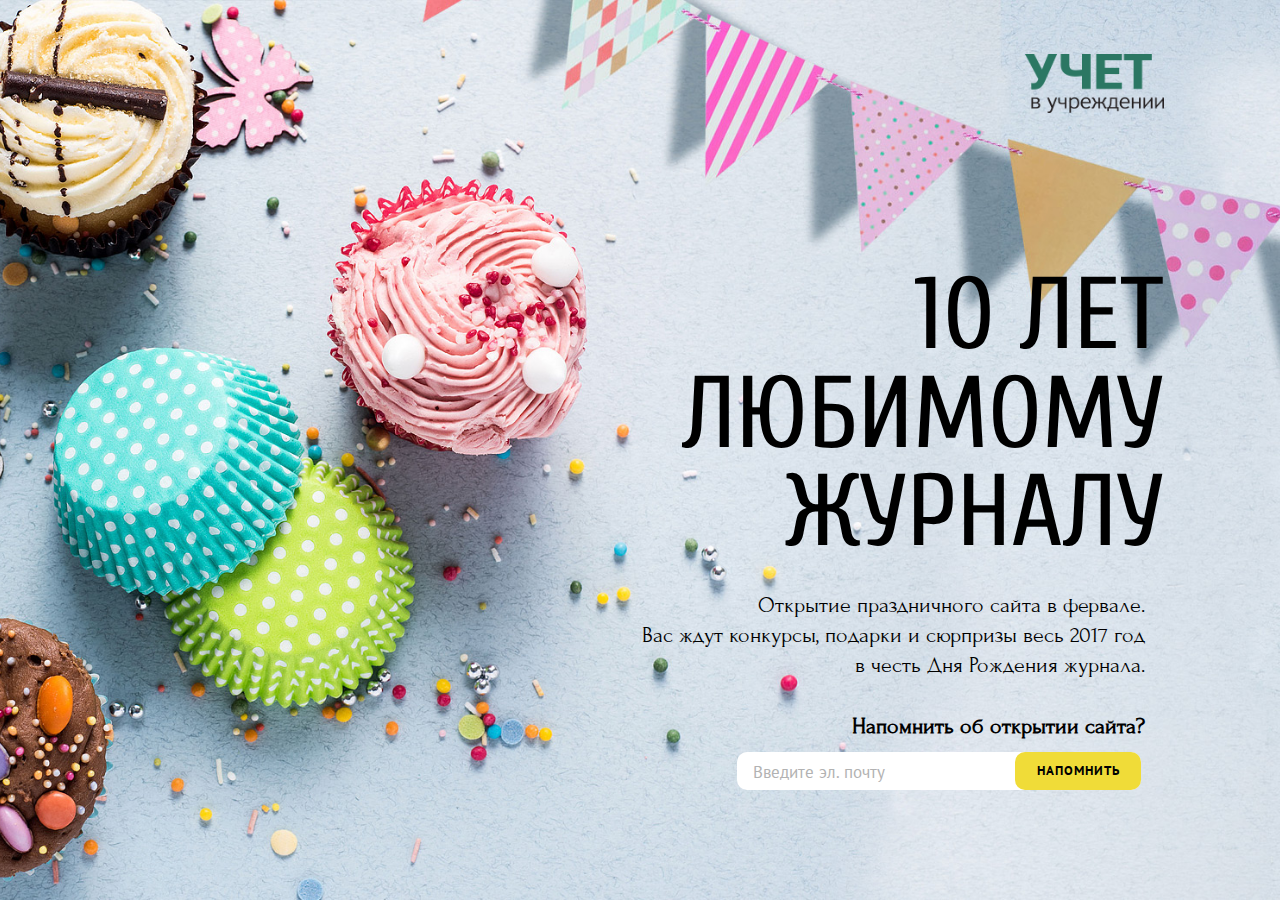
<file: index.html>
<!DOCTYPE html>
<html lang="ru">
    <head>
        <meta charset="utf-8" />
        <title>Учет в учреждении</title>

        <link rel="stylesheet" href="https://fonts.googleapis.com/css?family=Cuprum|Forum|PT+Sans:400,700" />
        <link rel="stylesheet" href="css/styles.css" />

        <script src="js/jquery-2.2.4.min.js"></script>
        <script src="js/validation/jquery.validate.min.js"></script>
        <script src="js/validation/messages_ru.js"></script>
        <script src="js/tools.js"></script>

        <meta name="viewport" content="width=610" />
    </head>

    <body>

        <!-- wrapper -->
        <div class="wrapper">
            <div class="wrapper-inner">

                <div class="logo"><img src="images/logo.png" alt="" /></div>

                <div class="title">10 лет<br />любимому<br />журналу</div>

                <div class="text">Открытие праздничного сайта в фервале.<br />Вас ждут конкурсы, подарки и сюрпризы весь 2017 год<br />в честь Дня Рождения журнала.<br /><br /><strong>Напомнить об открытии сайта?</strong></div>

                <form action="files/subscribe.html" method="post">
                    <div class="form-input"><input type="text" name="email" value="" class="email required" placeholder="Введите эл. почту" /></div>
                    <div class="form-submit"><input type="submit" value="Напомнить" /></div>
                </form>
                <div class="form-result"></div>

            </div>
        </div>
        <!-- wrapper END -->

    </body>
</html>
</file>
<file: css/styles.css>
html {min-width:610px; height:100%}

body {min-width:610px; height:100%; margin:0; padding:0; font:25px/1.4em Forum, cursive; color:#000; background:#dbe2ec; -webkit-text-size-adjust:100%}

@media screen and (max-width:1000px) {
    body {font-size:20px; line-height:30px}
}

img {border:none}

.wrapper {min-width:610px; width:100%; min-height:100%; position:relative; overflow:hidden; background:url(../images/bg.jpg) no-repeat center; background-size:cover}
.wrapper-inner {max-width:1220px; margin:0 auto; text-align:right; height:41.72em; padding:0 100px}

@media screen and (max-width:1000px) {
    .wrapper {background:url(../images/bg-mobile.jpg) no-repeat center; background-size:cover}
    .wrapper-inner {max-width:none; width:610px; padding:0 0 40px 0; height:auto}
}

.logo {line-height:0; padding:2.52em .76em 0 0}
.logo img {height:2.72em}

@media screen and (max-width:1000px) {
    .logo {height:68px}
}

.title {text-transform:uppercase; font:4.72em/.9661em Cuprum, sans-serif; padding:1.5169em 0.1525em 0 0}

@media screen and (max-width:1000px) {
    .title {font-size:85px; line-height:85px; padding:179px 18px 0 0}
}

.text {padding:1.32em 1.64em 0 0}

@media screen and (max-width:1000px) {
    .text {padding:40px 41px 0 0}
}

form {margin:.48em 1.8em 0 0; padding:0; width:18.72em; height:1.76em; position:relative; background:#fff; border-radius:10px; display:inline-block}

@media screen and (max-width:1000px) {
    form {margin:12px 45px 0 0; padding:0; width:468px; height:44px}
}

.form-input {position:absolute; left:0; top:0; width:12.88em}
.form-input input {border:none; font:.8em/1.5em "PT Sans", sans-serif; color:#000; vertical-align:top; margin:0; padding:7px 16px; width:100%; height:2.2em; box-sizing:border-box; outline:none; border-radius:10px; background:none; -webkit-appearance:none}
.form-input input::-webkit-input-placeholder {opacity:1; color:#b2b2b2}
.form-input input::-moz-placeholder {opacity:1; color:#b2b2b2}
.form-input input:-ms-input-placeholder {opacity:1; color:#b2b2b2}
label.error {display:none !important}

@media screen and (max-width:1000px) {
    .form-input {width:322px}
    .form-input input {font-size:20px; line-height:30px; height:44px}
}

::-ms-clear {display:none}

.form-submit {position:absolute; right:0; top:0; width:5.84em}
.form-submit input {display:block; border-radius:10px; background:#f0dc38; margin:0; padding:0; outline:none; width:100%; border:none; height:2.93em; box-sizing:border-box; color:#000; text-align:center; text-transform:uppercase; font:bold .6em/2.93em "PT Sans", sans-serif; -webkit-appearance:none; cursor:pointer; letter-spacing:3px; transition:background .5s ease}
.form-submit input:hover {background:#fff49a}

@media screen and (max-width:1000px) {
    .form-submit {width:146px}
    .form-submit input {height:44px; font-size:15px; line-height:44px}
}

@media screen and (max-height:950px) {
    .form-submit input {letter-spacing:2px}
}

@media screen and (max-height:900px) {
    .form-submit input {letter-spacing:1px}
}

.form-result {padding:.48em 1.64em 0 0}

@media screen and (max-width:1000px) {
    .form-result {padding:12px 41px 0 0}
}
</file>
